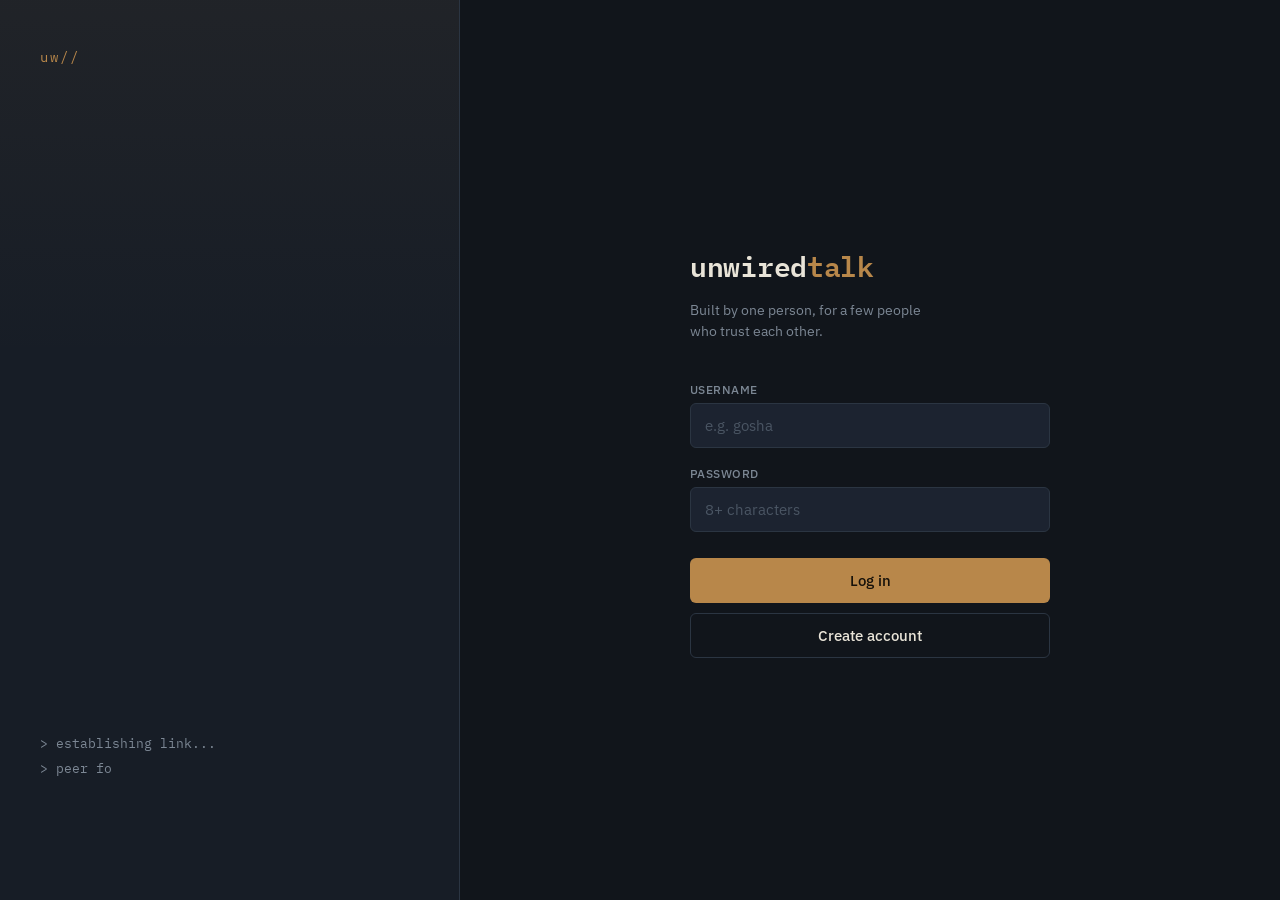
<file: static/index.html>
<!DOCTYPE html>
<html lang="en">
<head>
    <meta charset="UTF-8">
    <meta name="viewport" content="width=device-width, initial-scale=1.0">
    <title>unwiredtalk</title>
    <link rel="preconnect" href="https://fonts.googleapis.com">
    <link rel="preconnect" href="https://fonts.gstatic.com" crossorigin>
    <link href="https://fonts.googleapis.com/css2?family=IBM+Plex+Mono:wght@400;500;600&family=IBM+Plex+Sans:wght@400;500;600&display=swap" rel="stylesheet">
    <link rel="stylesheet" href="style.css">
    <script src="app.js" defer></script>
</head>
<body>
    <div class="Stage">

        <aside class="SignalPanel" aria-hidden="true">
            <div class="SignalMark">uw//</div>
            <div class="SignalLog" id="signalLog"></div>
        </aside>

        <main class="AuthPanel">
            <div class="FormHolder">
                <header class="Brand">
                    <h1 class="Wordmark">unwired<span>talk</span></h1>
                    <p class="Tagline">Built by one person, for a few people who trust each other.</p>
                </header>

                <form class="Form" novalidate>
                    <div class="inputHolder">
                        <label for="username" class="fieldLabel">Username</label>
                        <input
                            type="text"
                            id="username"
                            name="username"
                            autocomplete="username"
                            placeholder="e.g. gosha"
                            required>
                    </div>
                    <div class="inputHolder">
                        <label for="password" class="fieldLabel">Password</label>
                        <input
                            type="password"
                            id="password"
                            name="password"
                            autocomplete="current-password"
                            placeholder="8+ characters"
                            required>
                    </div>

                    <div class="ButtonRow">
                        <button type="button" class="FormButton FormButtonPrimary" id="LoginButton">Log in</button>
                        <button type="button" class="FormButton FormButtonGhost" id="RegisterButton">Create account</button>
                    </div>
                </form>

            </div>
        </main>
    </div>

    <script>

        (function () {
            var lines = [
                "> establishing link...",
                "> peer found: trusted",
                "> channel open",
            ];
            var el = document.getElementById('signalLog');
            if (!el) return;

            var reduceMotion = window.matchMedia('(prefers-reduced-motion: reduce)').matches;
            if (reduceMotion) {
                el.textContent = lines.join('\n');
                return;
            }

            var lineIndex = 0, charIndex = 0, current = '';
            var rendered = document.createElement('div');
            el.appendChild(rendered);

            function tick() {
                if (lineIndex >= lines.length) {
                    setTimeout(function () {
                        rendered.textContent = '';
                        lineIndex = 0;
                        charIndex = 0;
                        current = '';
                        tick();
                    }, 1800);
                    return;
                }
                var line = lines[lineIndex];
                if (charIndex <= line.length) {
                    current = line.slice(0, charIndex);
                    rendered.textContent = lines.slice(0, lineIndex).join('\n') +
                        (lineIndex > 0 ? '\n' : '') + current;
                    charIndex++;
                    setTimeout(tick, 28);
                } else {
                    lineIndex++;
                    charIndex = 0;
                    setTimeout(tick, 220);
                }
            }
            tick();
        })();
    </script>
</body>
</html>
</file>
<file: static/style.css>
:root {
    --ink: #11151b;
    --panel: #171d26;
    --panel-raised: #1c2330;
    --wire: #2b3542;
    --copper: #b8874a;
    --copper-bright: #d9a860;
    --paper: #e9e4d8;
    --muted: #7c8794;
    --error: #c15b52;
}

* {
    box-sizing: border-box;
}

body {
    margin: 0;
    min-height: 100vh;
    background-color: var(--ink);
    color: var(--paper);
    font-family: 'IBM Plex Sans', system-ui, sans-serif;
}

.Stage {
    display: flex;
    min-height: 100vh;
}

/* --- Signature element: decorative signal-log panel --- */

.SignalPanel {
    flex: 0 0 38%;
    max-width: 460px;
    background:
        linear-gradient(180deg, rgba(184,135,74,0.06), transparent 40%),
        var(--panel);
    border-right: 1px solid var(--wire);
    padding: 48px 40px;
    display: flex;
    flex-direction: column;
    justify-content: flex-end;
}

.SignalMark {
    font-family: 'IBM Plex Mono', monospace;
    font-size: 14px;
    letter-spacing: 0.15em;
    color: var(--copper);
    margin-bottom: auto;
}

.SignalLog {
    font-family: 'IBM Plex Mono', monospace;
    font-size: 13px;
    line-height: 1.9;
    color: var(--muted);
    white-space: pre-wrap;
    min-height: 120px;
}

@media (max-width: 860px) {
    .SignalPanel {
        display: none;
    }
}

/* --- Auth form panel --- */

.AuthPanel {
    flex: 1;
    display: flex;
    align-items: center;
    justify-content: center;
    padding: 32px;
}

.FormHolder {
    width: 100%;
    max-width: 360px;
}

.Brand {
    margin-bottom: 40px;
}

.Wordmark {
    font-family: 'IBM Plex Mono', monospace;
    font-weight: 600;
    font-size: 28px;
    letter-spacing: -0.01em;
    margin: 0 0 12px;
    color: var(--paper);
}

.Wordmark span {
    color: var(--copper);
}

.Tagline {
    margin: 0;
    font-size: 14px;
    line-height: 1.5;
    color: var(--muted);
    max-width: 30ch;
}

.Form {
    display: flex;
    flex-direction: column;
    gap: 18px;
}

.inputHolder {
    display: flex;
    flex-direction: column;
    gap: 6px;
}

.fieldLabel {
    font-size: 12px;
    font-weight: 500;
    letter-spacing: 0.04em;
    text-transform: uppercase;
    color: var(--muted);
}

.inputHolder input {
    background-color: var(--panel-raised);
    border: 1px solid var(--wire);
    border-radius: 6px;
    color: var(--paper);
    font-family: 'IBM Plex Sans', sans-serif;
    font-size: 15px;
    padding: 12px 14px;
    outline: none;
    transition: border-color 0.15s ease;
}

.inputHolder input::placeholder {
    color: #4a5563;
}

.inputHolder input:focus-visible {
    border-color: var(--copper);
    box-shadow: 0 0 0 3px rgba(184, 135, 74, 0.18);
}

.ButtonRow {
    display: flex;
    flex-direction: column;
    gap: 10px;
    margin-top: 8px;
}

.FormButton {
    appearance: none;
    border: 1px solid transparent;
    border-radius: 6px;
    font-family: 'IBM Plex Sans', sans-serif;
    font-size: 15px;
    font-weight: 500;
    padding: 12px 16px;
    cursor: pointer;
    transition: background-color 0.15s ease, border-color 0.15s ease, transform 0.05s ease;
}

.FormButton:active {
    transform: translateY(1px);
}

.FormButtonPrimary {
    background-color: var(--copper);
    color: #16110a;
}

.FormButtonPrimary:hover {
    background-color: var(--copper-bright);
}

.FormButtonGhost {
    background-color: transparent;
    border-color: var(--wire);
    color: var(--paper);
}

.FormButtonGhost:hover {
    border-color: var(--copper);
    color: var(--copper-bright);
}

.FormButton:focus-visible {
    outline: 2px solid var(--copper-bright);
    outline-offset: 2px;
}

.FinePrint {
    margin: 28px 0 0;
    font-size: 12px;
    line-height: 1.6;
    color: var(--muted);
}

@media (prefers-reduced-motion: reduce) {
    * {
        animation: none !important;
        transition: none !important;
    }
}
</file>
